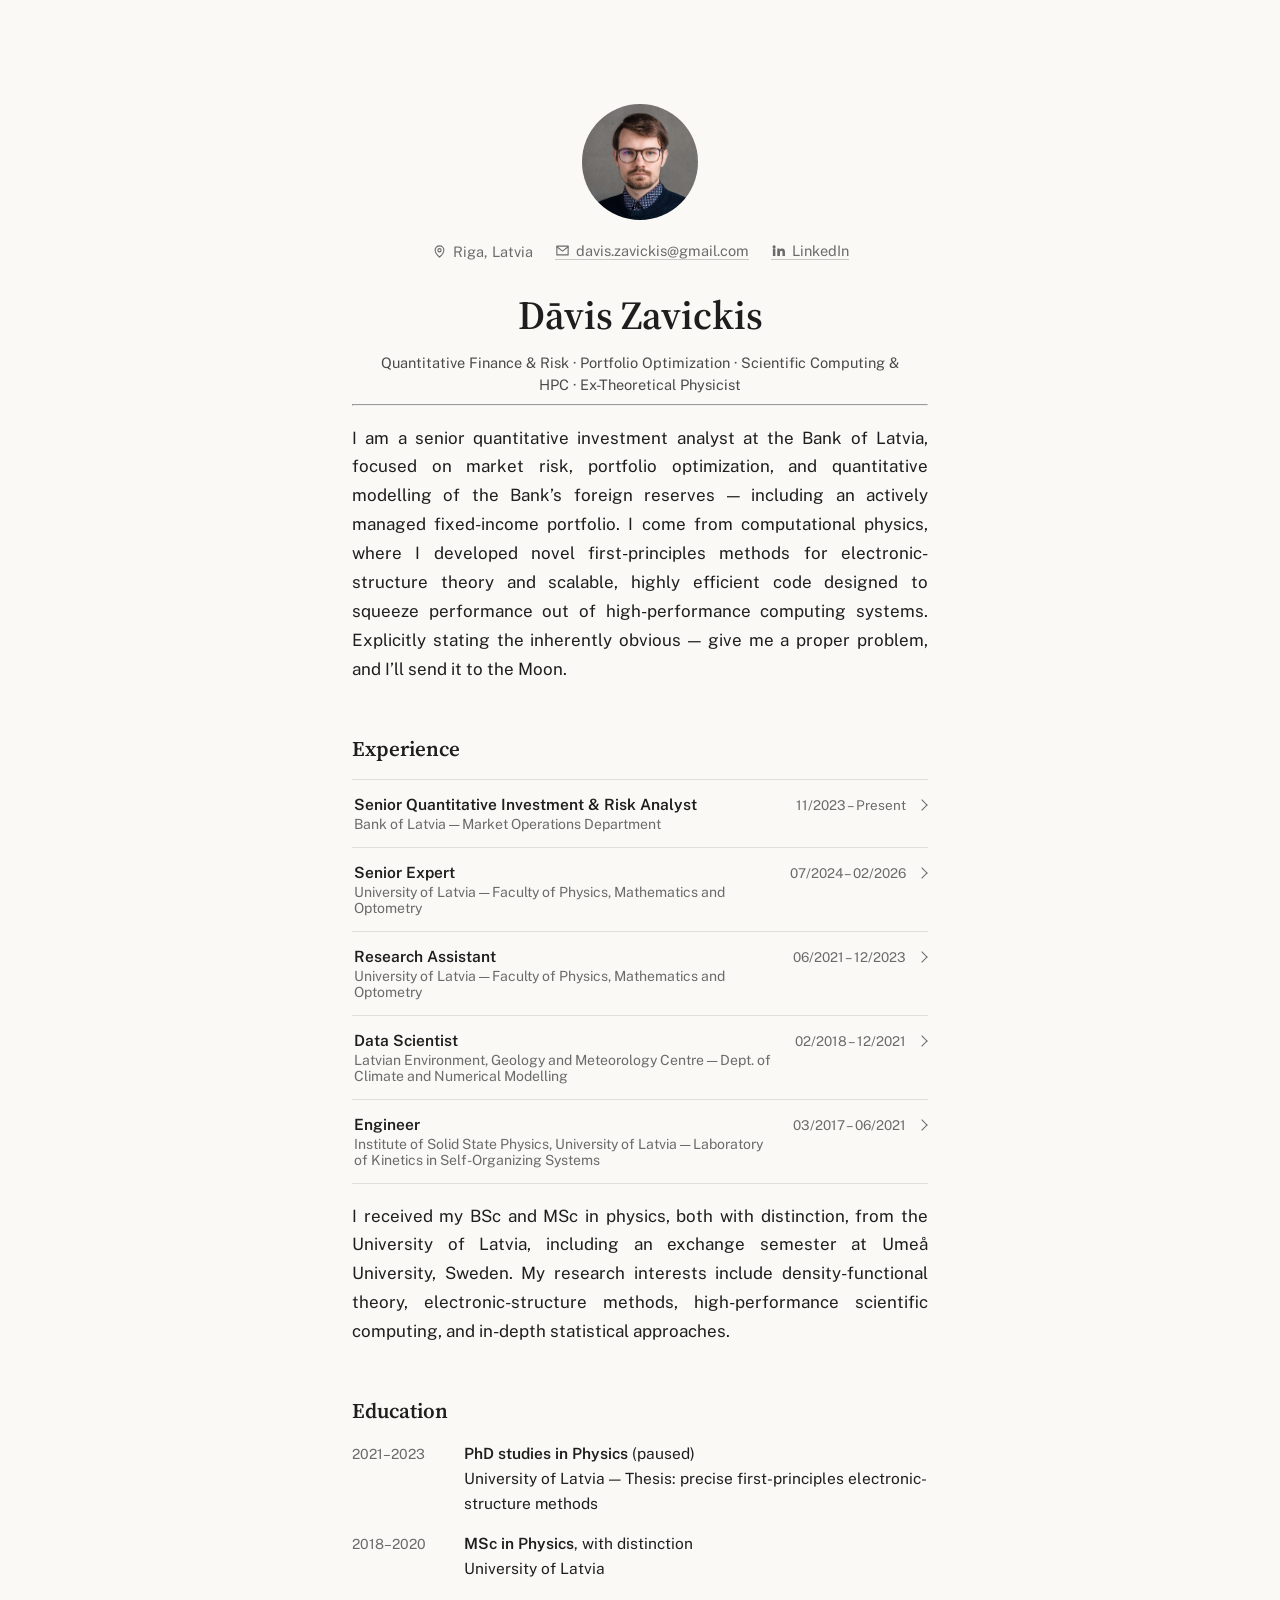
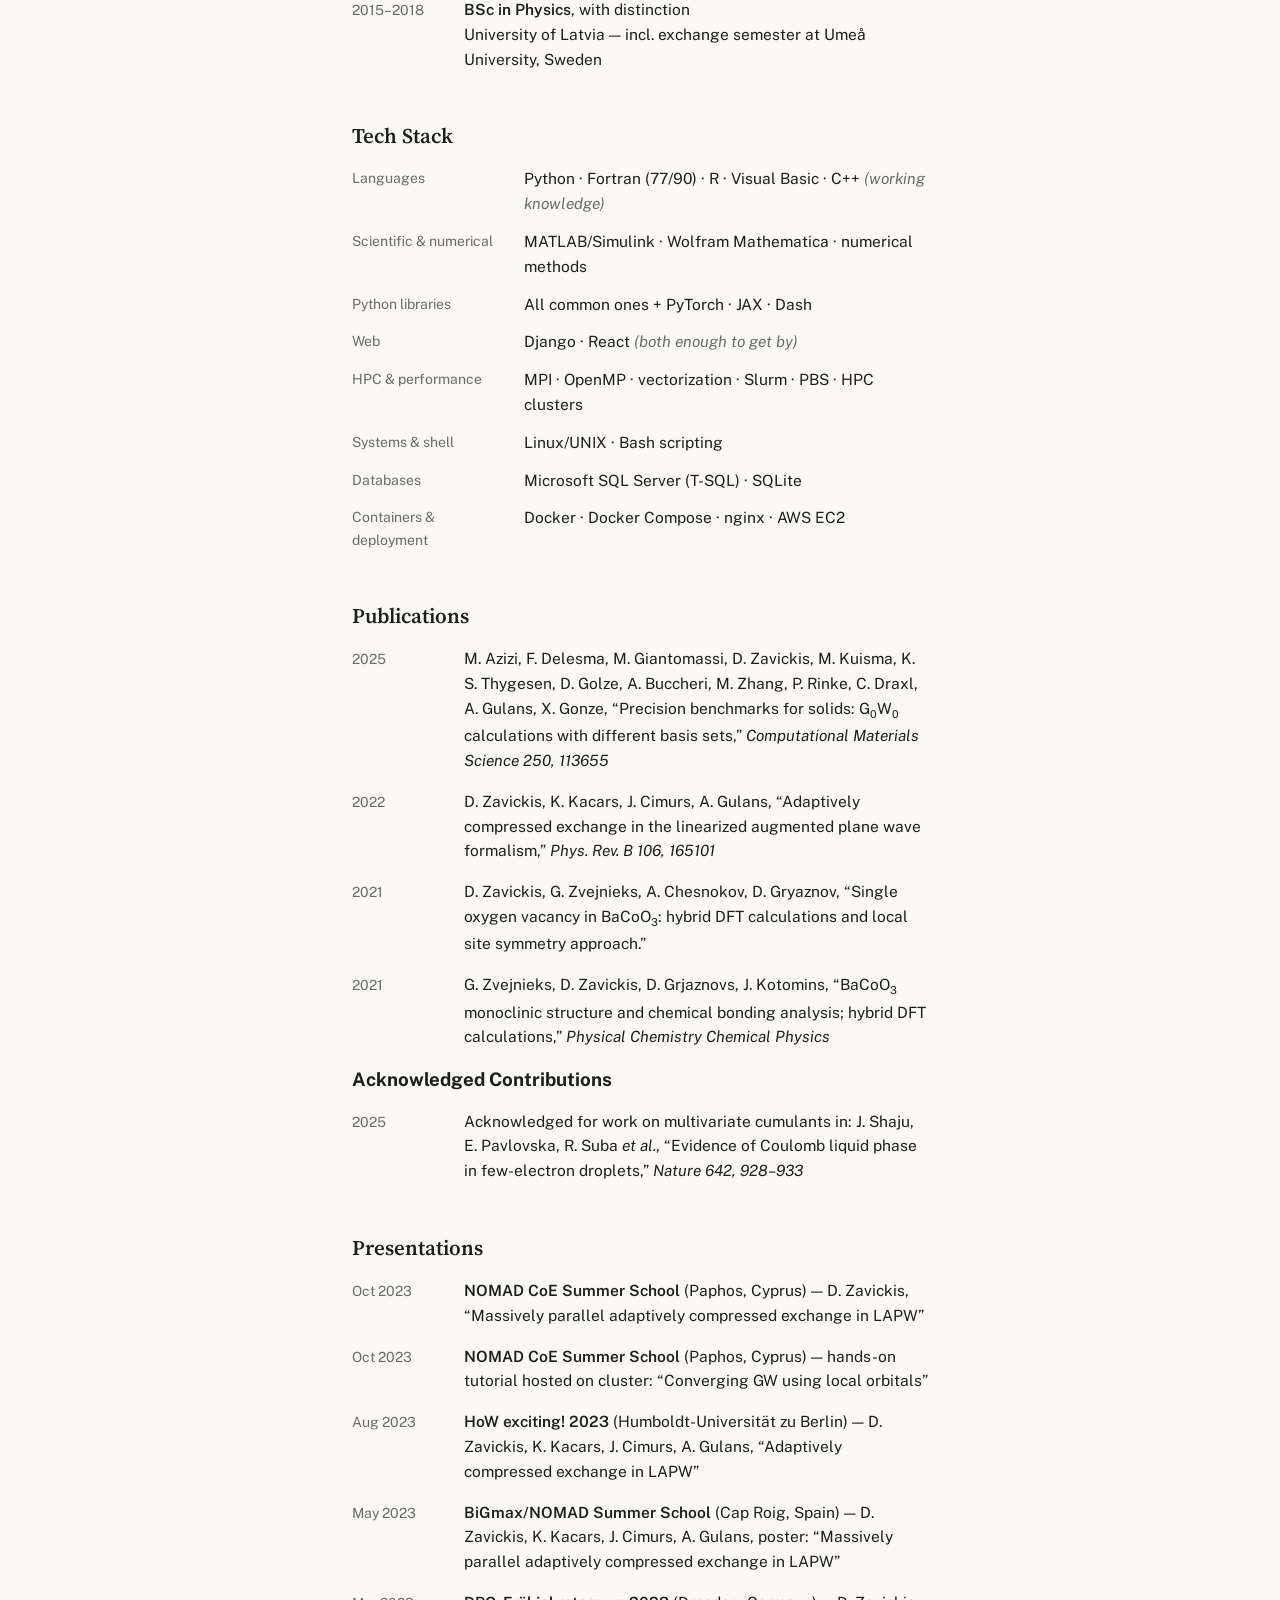
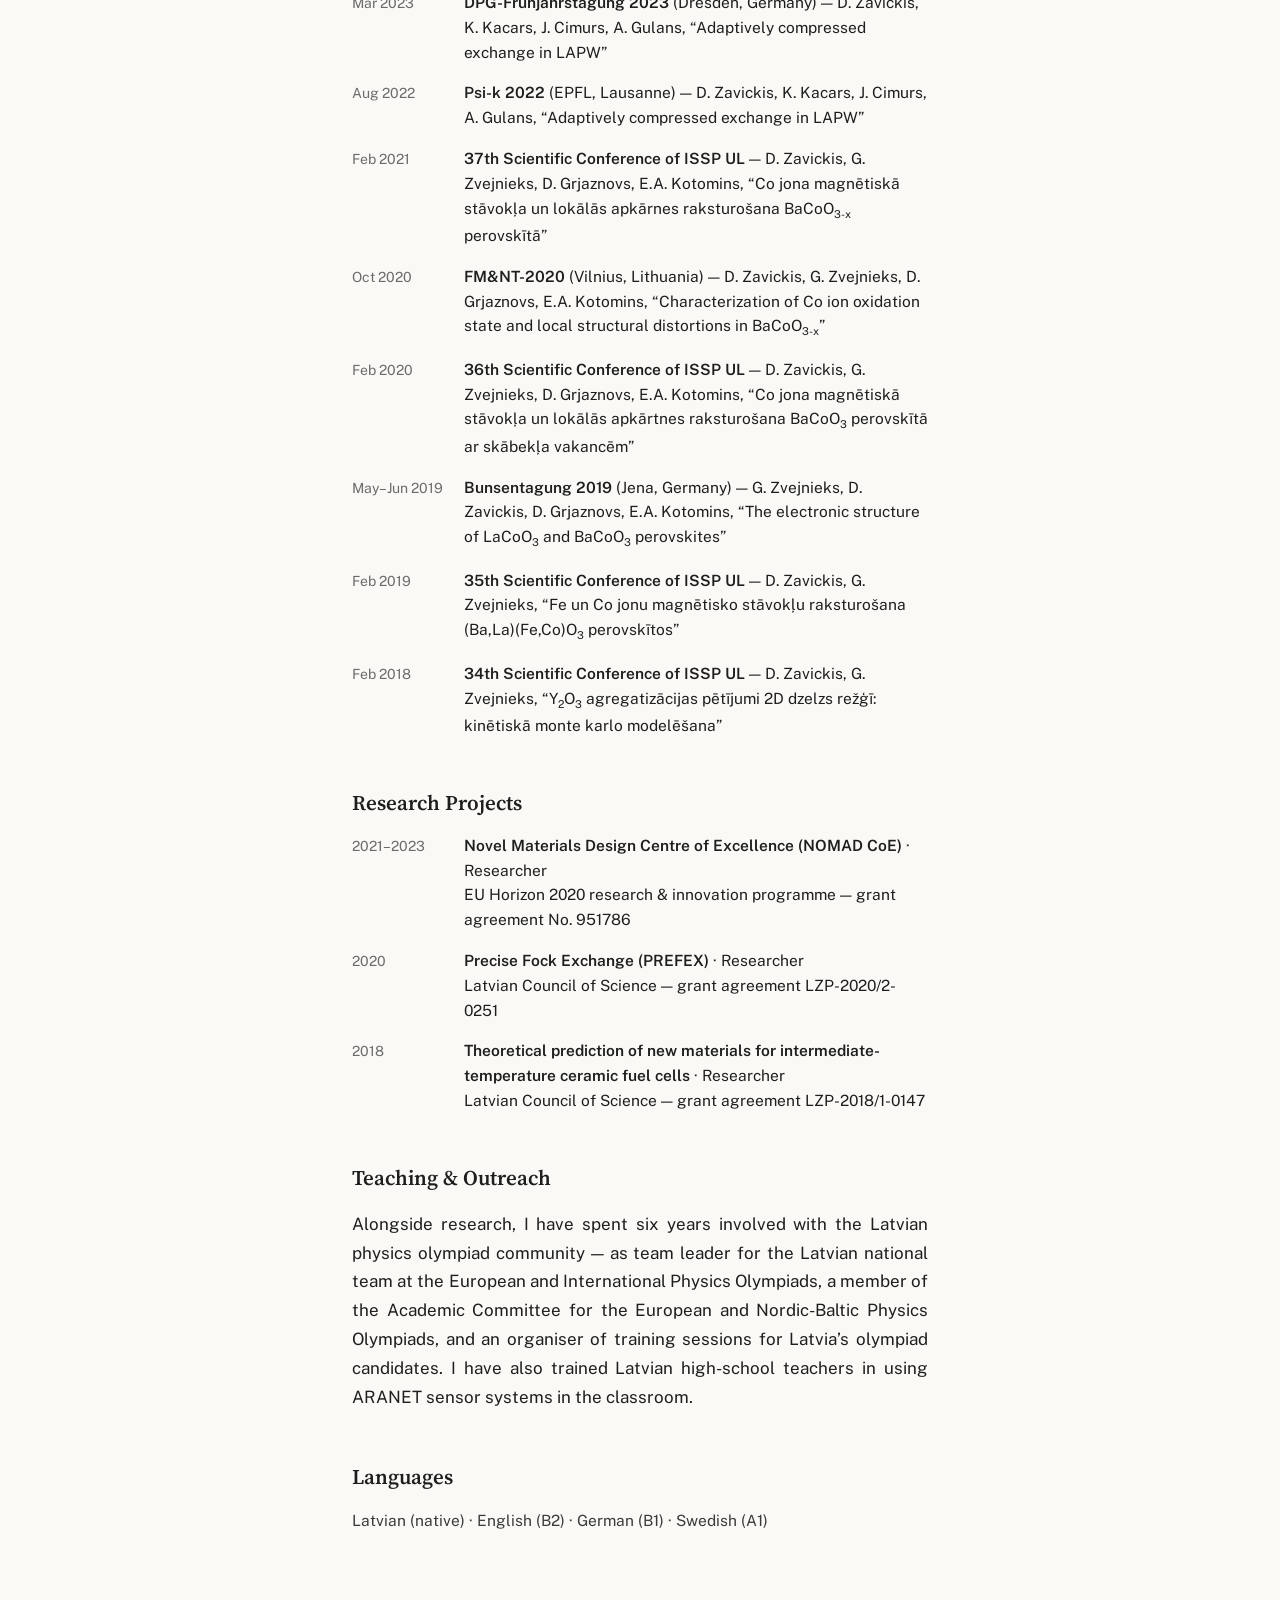
<file: index.html>
<!doctype html>
<html lang="en">
<head>
<meta charset="utf-8">
<meta name="viewport" content="width=device-width, initial-scale=1">
<meta name="format-detection" content="telephone=no">
<meta name="format-detection" content="date=no">
<meta name="format-detection" content="address=no">
<meta name="format-detection" content="email=no">
<title>Dāvis Zavickis</title>
<meta name="description" content="Dāvis Zavickis — Sr. Quantitative Investment Analyst">
<link rel="preconnect" href="https://fonts.googleapis.com">
<link rel="stylesheet" href="https://fonts.googleapis.com/css2?family=Source+Serif+4:opsz,wght@8..60,500;8..60,600;8..60,700&family=Public+Sans:wght@400;500;600&display=swap">
<link rel="stylesheet" href="style.css">
</head>
<body>
<main>

  <img class="photo" src="photo.png" alt="My portrait">

  <div class="meta">
    <span class="meta-item">
      <svg width="15" height="15" viewBox="0 0 24 24" fill="none" stroke="currentColor" stroke-width="1.8" stroke-linecap="round" stroke-linejoin="round" aria-hidden="true"><path d="M12 21s-7-6.1-7-11a7 7 0 0 1 14 0c0 4.9-7 11-7 11z"/><circle cx="12" cy="10" r="2.6"/></svg>
      Riga, Latvia
    </span>
    <a class="meta-item" href="mailto:davis.zavickis@gmail.com" aria-label="Email Dāvis Zavickis">
      <svg width="15" height="15" viewBox="0 0 24 24" fill="none" stroke="currentColor" stroke-width="1.8" stroke-linecap="round" stroke-linejoin="round" aria-hidden="true"><path d="M3 5h18v14H3z"/><path d="M3 6l9 7 9-7"/></svg>
      davis.zavickis@gmail.com
    </a>
    <a class="meta-item" href="https://www.linkedin.com/in/dāvis-zavickis-b51772140" target="_blank" rel="noopener noreferrer" aria-label="LinkedIn profile">
      <svg width="15" height="15" viewBox="0 0 24 24" fill="currentColor" aria-hidden="true"><path d="M4.98 3.5a2.5 2.5 0 1 1 0 5 2.5 2.5 0 0 1 0-5zM3 8.98h4v12H3v-12zM10 8.98h3.8v1.64h.05c.53-.95 1.82-1.95 3.75-1.95 4.01 0 4.75 2.64 4.75 6.07v6.24h-4v-5.53c0-1.32-.02-3.02-1.84-3.02-1.84 0-2.12 1.44-2.12 2.92v5.63H10v-12z"/></svg>
      LinkedIn
    </a>
  </div>

  <h1>Dāvis Zavickis</h1>
  <p class="subtitle">Quantitative Finance &amp; Risk &middot; Portfolio Optimization &middot; Scientific Computing &amp; HPC &middot; Ex-Theoretical Physicist</p>
  <hr></hr>

  <p>I am a senior quantitative investment analyst at the Bank of Latvia, focused on market risk, portfolio optimization, and quantitative modelling of the Bank&rsquo;s foreign reserves &mdash; including an actively managed fixed-income portfolio. I come from computational physics, where I developed novel first-principles methods for electronic-structure theory and scalable, highly efficient code designed to squeeze performance out of high-performance computing systems. Explicitly stating the inherently obvious &mdash; give me a proper problem, and I&rsquo;ll send it to the Moon.</p>

  <h2>Experience</h2>
  <div class="experience">

    <details class="exp-item">
      <summary class="exp-summary">
        <div class="exp-summary-row">
          <span class="exp-summary-main">
          <span class="exp-title">Senior Quantitative Investment & Risk Analyst</span>
          <span class="exp-org">Bank of Latvia &mdash; Market Operations Department</span>
        </span>
        <span class="exp-summary-right">
          <span class="exp-dates"><span>11/2023</span> &ndash; <span>Present</span></span>
          <span class="chevron" aria-hidden="true"></span>
        </span>
        </div>
      </summary>
      <div class="exp-detail">
        <ul>
          <li>Developed and reworked portfolio-optimization methods, applying advanced statistical modelling and efficient-frontier analysis to derive optimal asset allocations across the actively managed ~&euro;3&nbsp;bn fixed-income portfolio and the ~&euro;7&nbsp;bn total reserves.</li>
          <li>Delivered market-risk, scenario, and performance-attribution analytics for the Bank&rsquo;s foreign-reserves portfolio, reported to senior management and investment decision-makers.</li>
          <li>Led the department&rsquo;s shift to modern software-engineering and DevOps standards &mdash; establishing version control, reproducible environments, and modular design as team norms.</li>
          <li>Modelled multi-year profit-and-loss projections for the reserve portfolio, supporting the Bank&rsquo;s income forecasting and budget planning.</li>
          <li>Modernized the team&rsquo;s analytics and data workflows, improving their reliability, reproducibility, and performance.</li>
        </ul>
        <div class="exp-tags">
          <span class="tag">Python</span>
          <span class="tag">SQL / T-SQL</span>
          <span class="tag">Portfolio optimization</span>
          <span class="tag">Strategic asset allocation</span>
          <span class="tag">Convex optimization</span>
          <span class="tag">Efficient frontier</span>
          <span class="tag">Black&ndash;Litterman</span>
          <span class="tag">Market risk</span>
          <span class="tag">VaR</span>
          <span class="tag">CVaR</span>
          <span class="tag">Stress testing</span>
          <span class="tag">Factor risk decomposition</span>
          <span class="tag">Duration &amp; convexity</span>
          <span class="tag">Monte Carlo modelling</span>
          <span class="tag">Time-series analysis</span>
          <span class="tag">Stochastic calculus</span>
          <span class="tag">Statistical modelling</span>
          <span class="tag">Copulas</span>
          <span class="tag">Dimensionality reduction</span>
          <span class="tag">Data pipelines</span>
          <span class="tag">Git</span>
        </div>
      </div>
    </details>

    <details class="exp-item">
      <summary class="exp-summary">
        <div class="exp-summary-row">
          <span class="exp-summary-main">
          <span class="exp-title">Senior Expert</span>
          <span class="exp-org">University of Latvia &mdash; Faculty of Physics, Mathematics and Optometry</span>
        </span>
        <span class="exp-summary-right">
          <span class="exp-dates"><span>07/2024</span> &ndash; <span>02/2026</span></span>
          <span class="chevron" aria-hidden="true"></span>
        </span>
        </div>
      </summary>
      <div class="exp-detail">
        <ul>
          <li>Developed (and subsequent teaching of) a study course on Quantum Transport & Topological Insulators incl. complete lecture materials, lab work with Jupyter notebooks on bands structure calculations, conductivity quantization in QPC & more.</li>
        </ul>
        <div class="exp-tags">
          <span class="tag">Quantum transport</span>
          <span class="tag">Topological insulators</span>
          <span class="tag">Python</span>
          <span class="tag">Jupyter</span>
          <span class="tag">Band-structure calculations</span>
          <span class="tag">Teaching</span>
        </div>
      </div>
    </details>

    <details class="exp-item">
      <summary class="exp-summary">
        <div class="exp-summary-row">
          <span class="exp-summary-main">
          <span class="exp-title">Research Assistant</span>
          <span class="exp-org">University of Latvia &mdash; Faculty of Physics, Mathematics and Optometry</span>
        </span>
        <span class="exp-summary-right">
          <span class="exp-dates"><span>06/2021</span> &ndash; <span>12/2023</span></span>
          <span class="chevron" aria-hidden="true"></span>
        </span>
        </div>
      </summary>
      <div class="exp-detail">
        <ul>
          <li>Developed and implemented novel first-principles methods in &ldquo;exciting,&rdquo; a full-potential all-electron density-functional-theory (DFT) software package employing linearised augmented plane waves (LAPW).</li>
          <li>Optimized and parallelized (Vectorization + OpenMP + MPI) code routines for Fock-Exchange operator calculations and GW.</li>
        </ul>
        <div class="exp-tags">
          <span class="tag">Fortran</span>
          <span class="tag">MPI</span>
          <span class="tag">OpenMP</span>
          <span class="tag">Vectorization</span>
          <span class="tag">HPC</span>
          <span class="tag">DFT</span>
          <span class="tag">LAPW</span>
          <span class="tag">GW</span>
          <span class="tag">Fock exchange</span>
        </div>
      </div>
    </details>

    <details class="exp-item">
      <summary class="exp-summary">
        <div class="exp-summary-row">
          <span class="exp-summary-main">
          <span class="exp-title">Data Scientist</span>
          <span class="exp-org">Latvian Environment, Geology and Meteorology Centre &mdash; Dept. of Climate and Numerical Modelling</span>
        </span>
        <span class="exp-summary-right">
          <span class="exp-dates"><span>02/2018</span> &ndash; <span>12/2021</span></span>
          <span class="chevron" aria-hidden="true"></span>
        </span>
        </div>
      </summary>
      <div class="exp-detail">
        <ul>
          <li>Developed deterministic and ensemble weather-forecast post-processing methods and built the associated post-processing system.</li>
          <li>Automated a range of operational products, including an alert system for hazardous weather conditions, data-aggregation procedures, and statistical data analysis.</li>
        </ul>
        <div class="exp-tags">
          <span class="tag">Python</span>
          <span class="tag">R</span>
          <span class="tag">Ensemble forecasting</span>
          <span class="tag">Statistical post-processing</span>
          <span class="tag">Automation</span>
          <span class="tag">Data pipelines</span>
        </div>
      </div>
    </details>

    <details class="exp-item">
      <summary class="exp-summary">
        <div class="exp-summary-row">
          <span class="exp-summary-main">
          <span class="exp-title">Engineer</span>
          <span class="exp-org">Institute of Solid State Physics, University of Latvia &mdash; Laboratory of Kinetics in Self-Organizing Systems</span>
        </span>
        <span class="exp-summary-right">
          <span class="exp-dates"><span>03/2017</span> &ndash; <span>06/2021</span></span>
          <span class="chevron" aria-hidden="true"></span>
        </span>
        </div>
      </summary>
      <div class="exp-detail">
        <ul>
          <li>Kinetic Monte Carlo modelling of bimolecular processes in condensed-matter systems.</li>
          <li>Electronic structure calculations using density-functional theory methods.</li>
          <li>Theoretical prediction of novel materials for intermediate-temperature proton-conducting ceramic fuel cells.</li>
        </ul>
        <div class="exp-tags">
          <span class="tag">Kinetic Monte Carlo</span>
          <span class="tag">DFT</span>
          <span class="tag">Fortran</span>
          <span class="tag">Materials modelling</span>
          <span class="tag">HPC</span>
        </div>
      </div>
    </details>

  </div>

  <p>I received my BSc and MSc in physics, both with distinction, from the University of Latvia, including an exchange semester at Ume&aring; University, Sweden. My research interests include density-functional theory, electronic-structure methods, high-performance scientific computing, and in-depth statistical approaches.</p>

  <h2>Education</h2>

  <div class="entry">
    <div class="year">2021&ndash;2023</div>
    <div><strong>PhD studies in Physics</strong> (paused)<br>University of Latvia &mdash; Thesis: precise first-principles electronic-structure methods</div>
  </div>
  <div class="entry">
    <div class="year">2018&ndash;2020</div>
    <div><strong>MSc in Physics</strong>, with distinction<br>University of Latvia</div>
  </div>
  <div class="entry">
    <div class="year">2015&ndash;2018</div>
    <div><strong>BSc in Physics</strong>, with distinction<br>University of Latvia &mdash; incl. exchange semester at Ume&aring; University, Sweden</div>
  </div>



  <h2>Tech Stack</h2>
  <div class="stack">
    <div class="stack-row">
      <div class="stack-cat">Languages</div>
      <div>Python &middot; Fortran (77/90) &middot; R &middot; Visual Basic &middot; C++ <em>(working knowledge)</em></div>
    </div>
    <div class="stack-row">
      <div class="stack-cat">Scientific &amp; numerical</div>
      <div>MATLAB/Simulink &middot; Wolfram Mathematica &middot; numerical methods</div>
    </div>
    <div class="stack-row">
      <div class="stack-cat">Python libraries</div>
      <div>All common ones + PyTorch &middot; JAX &middot; Dash</div>
    </div>
    <div class="stack-row">
      <div class="stack-cat">Web</div>
      <div>Django &middot; React <em>(both enough to get by)</em></div>
    </div>
    <div class="stack-row">
      <div class="stack-cat">HPC &amp; performance</div>
      <div>MPI &middot; OpenMP &middot; vectorization &middot; Slurm &middot; PBS &middot; HPC clusters</div>
    </div>
    <div class="stack-row">
      <div class="stack-cat">Systems &amp; shell</div>
      <div>Linux/UNIX &middot; Bash scripting</div>
    </div>
    <div class="stack-row">
      <div class="stack-cat">Databases</div>
      <div>Microsoft SQL Server (T-SQL) &middot; SQLite</div>
    </div>
    <div class="stack-row">
      <div class="stack-cat">Containers &amp; deployment</div>
      <div>Docker &middot; Docker Compose &middot; nginx &middot; AWS EC2</div>
    </div>
  </div>



  <h2>Publications</h2>

  <div class="entry">
    <div class="year">2025</div>
    <div>M. Azizi, F. Delesma, M. Giantomassi, D. Zavickis, M. Kuisma, K. S. Thygesen, D. Golze, A. Buccheri, M. Zhang, P. Rinke, C. Draxl, A. Gulans, X. Gonze, &ldquo;Precision benchmarks for solids: G<sub>0</sub>W<sub>0</sub> calculations with different basis sets,&rdquo; <em>Computational Materials Science 250, 113655</em></div>
  </div>
  <div class="entry">
    <div class="year">2022</div>
    <div>D. Zavickis, K. Kacars, J. Cimurs, A. Gulans, &ldquo;Adaptively compressed exchange in the linearized augmented plane wave formalism,&rdquo; <em>Phys. Rev. B 106, 165101</em></div>
  </div>
  <div class="entry">
    <div class="year">2021</div>
    <div>D. Zavickis, G. Zvejnieks, A. Chesnokov, D. Gryaznov, &ldquo;Single oxygen vacancy in BaCoO<sub>3</sub>: hybrid DFT calculations and local site symmetry approach.&rdquo;</div>
  </div>
  <div class="entry">
    <div class="year">2021</div>
    <div>G. Zvejnieks, D. Zavickis, D. Grjaznovs, J. Kotomins, &ldquo;BaCoO<sub>3</sub> monoclinic structure and chemical bonding analysis; hybrid DFT calculations,&rdquo; <em>Physical Chemistry Chemical Physics</em></div>
  </div>

  <h3>Acknowledged Contributions</h3>

  <div class="entry">
    <div class="year">2025</div>
    <div>Acknowledged for work on multivariate cumulants in: J. Shaju, E. Pavlovska, R. Suba <em>et al.</em>, &ldquo;Evidence of Coulomb liquid phase in few-electron droplets,&rdquo; <em>Nature 642, 928&ndash;933</em></div>
  </div>

  <h2>Presentations</h2>

  <div class="entry">
    <div class="year">Oct 2023</div>
    <div><strong>NOMAD CoE Summer School</strong> (Paphos, Cyprus) &mdash; D. Zavickis, &ldquo;Massively parallel adaptively compressed exchange in LAPW&rdquo;</div>
  </div>
  <div class="entry">
    <div class="year">Oct 2023</div>
    <div><strong>NOMAD CoE Summer School</strong> (Paphos, Cyprus) &mdash; hands-on tutorial hosted on cluster: &ldquo;Converging GW using local orbitals&rdquo;</div>
  </div>
  <div class="entry">
    <div class="year">Aug 2023</div>
    <div><strong>HoW exciting! 2023</strong> (Humboldt-Universit&auml;t zu Berlin) &mdash; D. Zavickis, K. Kacars, J. Cimurs, A. Gulans, &ldquo;Adaptively compressed exchange in LAPW&rdquo;</div>
  </div>
  <div class="entry">
    <div class="year">May 2023</div>
    <div><strong>BiGmax/NOMAD Summer School</strong> (Cap Roig, Spain) &mdash; D. Zavickis, K. Kacars, J. Cimurs, A. Gulans, poster: &ldquo;Massively parallel adaptively compressed exchange in LAPW&rdquo;</div>
  </div>
  <div class="entry">
    <div class="year">Mar 2023</div>
    <div><strong>DPG-Fr&uuml;hjahrstagung 2023</strong> (Dresden, Germany) &mdash; D. Zavickis, K. Kacars, J. Cimurs, A. Gulans, &ldquo;Adaptively compressed exchange in LAPW&rdquo;</div>
  </div>
  <div class="entry">
    <div class="year">Aug 2022</div>
    <div><strong>Psi-k 2022</strong> (EPFL, Lausanne) &mdash; D. Zavickis, K. Kacars, J. Cimurs, A. Gulans, &ldquo;Adaptively compressed exchange in LAPW&rdquo;</div>
  </div>
  <div class="entry">
    <div class="year">Feb 2021</div>
    <div><strong>37th Scientific Conference of ISSP UL</strong> &mdash; D. Zavickis, G. Zvejnieks, D. Grjaznovs, E.A. Kotomins, &ldquo;Co jona magnētiskā stāvokļa un lokālās apkārnes raksturošana BaCoO<sub>3-x</sub> perovskītā&rdquo;</div>
  </div>
  <div class="entry">
    <div class="year">Oct 2020</div>
    <div><strong>FM&amp;NT-2020</strong> (Vilnius, Lithuania) &mdash; D. Zavickis, G. Zvejnieks, D. Grjaznovs, E.A. Kotomins, &ldquo;Characterization of Co ion oxidation state and local structural distortions in BaCoO<sub>3-x</sub>&rdquo;</div>
  </div>
  <div class="entry">
    <div class="year">Feb 2020</div>
    <div><strong>36th Scientific Conference of ISSP UL</strong> &mdash; D. Zavickis, G. Zvejnieks, D. Grjaznovs, E.A. Kotomins, &ldquo;Co jona magnētiskā stāvokļa un lokālās apkārtnes raksturošana BaCoO<sub>3</sub> perovskītā ar skābekļa vakancēm&rdquo;</div>
  </div>
  <div class="entry">
    <div class="year">May&ndash;Jun 2019</div>
    <div><strong>Bunsentagung 2019</strong> (Jena, Germany) &mdash; G. Zvejnieks, D. Zavickis, D. Grjaznovs, E.A. Kotomins, &ldquo;The electronic structure of LaCoO<sub>3</sub> and BaCoO<sub>3</sub> perovskites&rdquo;</div>
  </div>
  <div class="entry">
    <div class="year">Feb 2019</div>
    <div><strong>35th Scientific Conference of ISSP UL</strong> &mdash; D. Zavickis, G. Zvejnieks, &ldquo;Fe un Co jonu magnētisko stāvokļu raksturošana (Ba,La)(Fe,Co)O<sub>3</sub> perovskītos&rdquo;</div>
  </div>
  <div class="entry">
    <div class="year">Feb 2018</div>
    <div><strong>34th Scientific Conference of ISSP UL</strong> &mdash; D. Zavickis, G. Zvejnieks, &ldquo;Y<sub>2</sub>O<sub>3</sub> agregatizācijas pētījumi 2D dzelzs režģī: kinētiskā monte karlo modelēšana&rdquo;</div>
  </div>

  <h2>Research Projects</h2>

  <div class="entry">
    <div class="year">2021&ndash;2023</div>
    <div><strong>Novel Materials Design Centre of Excellence (NOMAD CoE)</strong> &middot; Researcher<br>EU Horizon 2020 research &amp; innovation programme &mdash; grant agreement No. 951786</div>
  </div>
  <div class="entry">
    <div class="year">2020</div>
    <div><strong>Precise Fock Exchange (PREFEX)</strong> &middot; Researcher<br>Latvian Council of Science &mdash; grant agreement LZP-2020/2-0251</div>
  </div>
  <div class="entry">
    <div class="year">2018</div>
    <div><strong>Theoretical prediction of new materials for intermediate-temperature ceramic fuel cells</strong> &middot; Researcher<br>Latvian Council of Science &mdash; grant agreement LZP-2018/1-0147</div>
  </div>

  <h2>Teaching &amp; Outreach</h2>
  <p>Alongside research, I have spent six years involved with the Latvian physics olympiad community &mdash; as team leader for the Latvian national team at the European and International Physics Olympiads, a member of the Academic Committee for the European and Nordic-Baltic Physics Olympiads, and an organiser of training sessions for Latvia&rsquo;s olympiad candidates. I have also trained Latvian high-school teachers in using ARANET sensor systems in the classroom.</p>

  

  <h2>Languages</h2>
  <p class="compact">Latvian (native) &middot; English (B2) &middot; German (B1) &middot; Swedish (A1)</p>

</main>
</body>
</html>
</file>
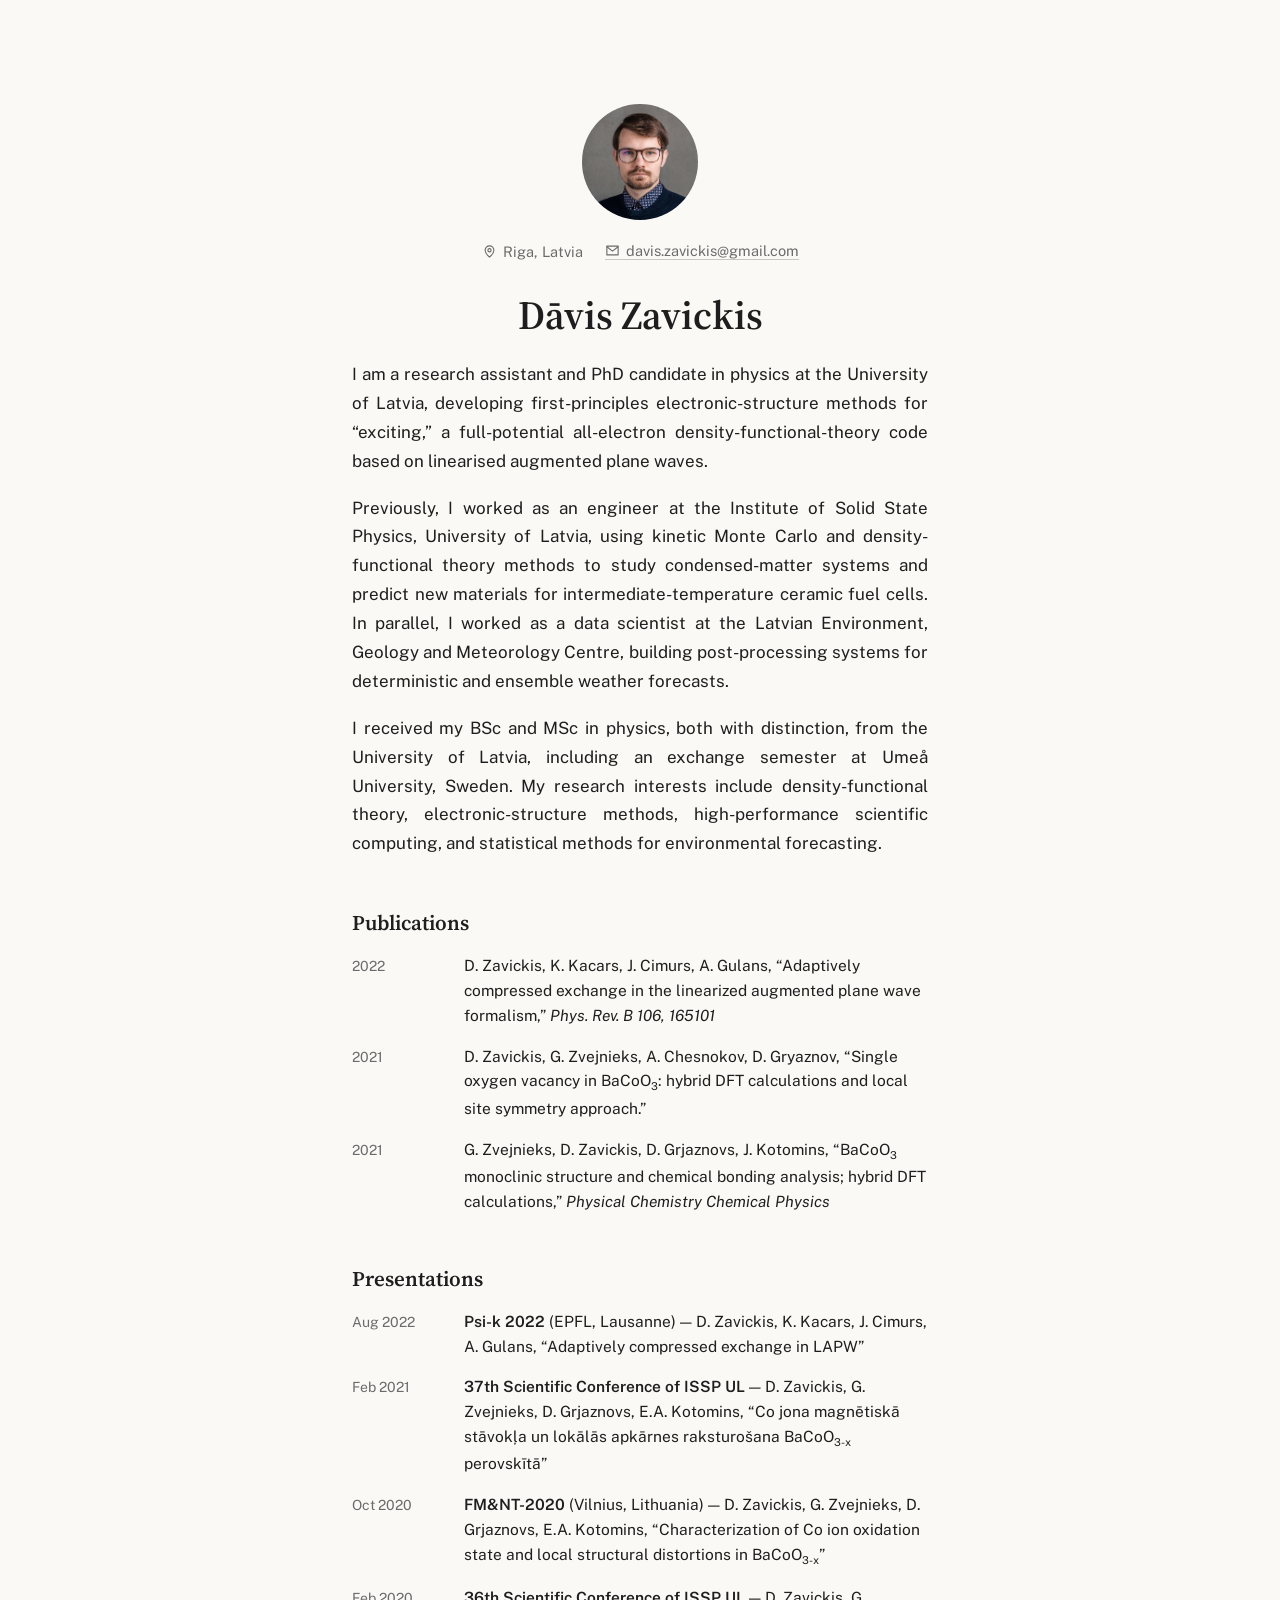
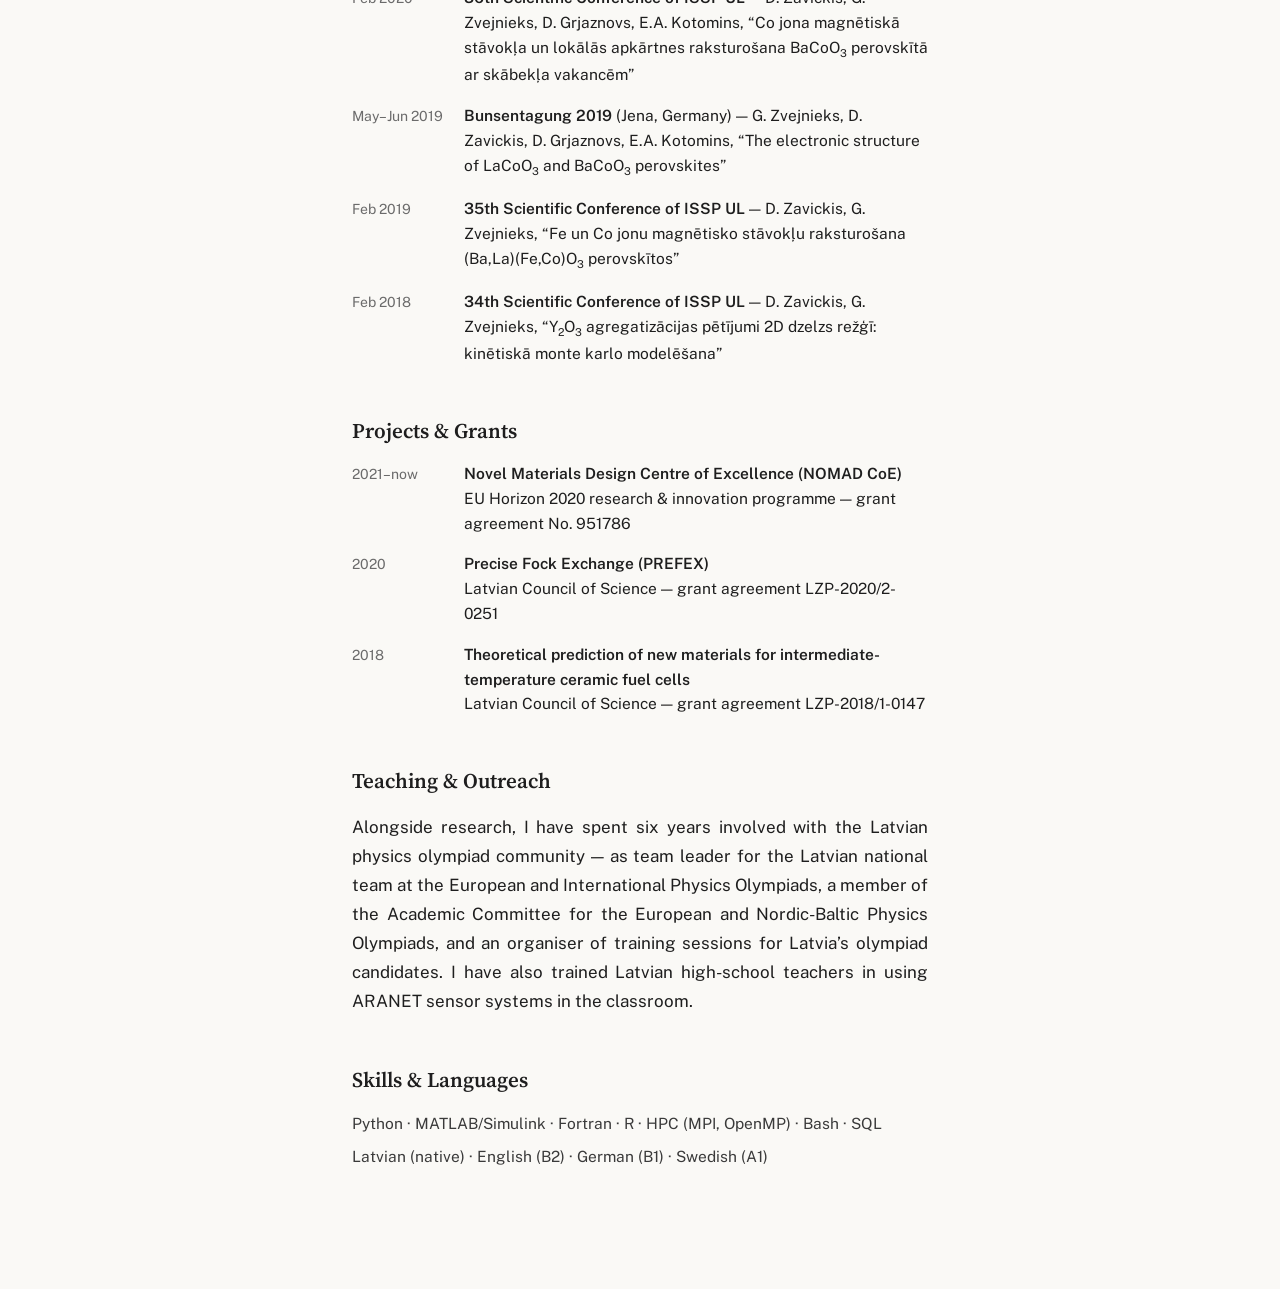
<file: draft.html>
<!doctype html>
<html lang="en">
<head>
<meta charset="utf-8">
<meta name="viewport" content="width=device-width, initial-scale=1">
<title>Dāvis Zavickis</title>
<meta name="description" content="Dāvis Zavickis — physicist, University of Latvia">
<link rel="preconnect" href="https://fonts.googleapis.com">
<link rel="stylesheet" href="https://fonts.googleapis.com/css2?family=Source+Serif+4:opsz,wght@8..60,500;8..60,600;8..60,700&family=Public+Sans:wght@400;500;600&display=swap">
<link rel="stylesheet" href="style.css">
</head>
<body>
<main>

  <img class="photo" src="photo.png" alt="Photo of Dāvis Zavickis">

  <div class="meta">
    <span class="meta-item">
      <svg width="15" height="15" viewBox="0 0 24 24" fill="none" stroke="currentColor" stroke-width="1.8" stroke-linecap="round" stroke-linejoin="round" aria-hidden="true"><path d="M12 21s-7-6.1-7-11a7 7 0 0 1 14 0c0 4.9-7 11-7 11z"/><circle cx="12" cy="10" r="2.6"/></svg>
      Riga, Latvia
    </span>
    <a class="meta-item" href="mailto:davis.zavickis@gmail.com" aria-label="Email Dāvis Zavickis">
      <svg width="15" height="15" viewBox="0 0 24 24" fill="none" stroke="currentColor" stroke-width="1.8" stroke-linecap="round" stroke-linejoin="round" aria-hidden="true"><path d="M3 5h18v14H3z"/><path d="M3 6l9 7 9-7"/></svg>
      davis.zavickis@gmail.com
    </a>
  </div>

  <h1>Dāvis Zavickis</h1>

  <p>I am a research assistant and PhD candidate in physics at the University of Latvia, developing first-principles electronic-structure methods for &ldquo;exciting,&rdquo; a full-potential all-electron density-functional-theory code based on linearised augmented plane waves.</p>

  <p>Previously, I worked as an engineer at the Institute of Solid State Physics, University of Latvia, using kinetic Monte Carlo and density-functional theory methods to study condensed-matter systems and predict new materials for intermediate-temperature ceramic fuel cells. In parallel, I worked as a data scientist at the Latvian Environment, Geology and Meteorology Centre, building post-processing systems for deterministic and ensemble weather forecasts.</p>

  <p>I received my BSc and MSc in physics, both with distinction, from the University of Latvia, including an exchange semester at Ume&aring; University, Sweden. My research interests include density-functional theory, electronic-structure methods, high-performance scientific computing, and statistical methods for environmental forecasting.</p>

  <h2>Publications</h2>

  <div class="entry">
    <div class="year">2022</div>
    <div>D. Zavickis, K. Kacars, J. Cimurs, A. Gulans, &ldquo;Adaptively compressed exchange in the linearized augmented plane wave formalism,&rdquo; <em>Phys. Rev. B 106, 165101</em></div>
  </div>
  <div class="entry">
    <div class="year">2021</div>
    <div>D. Zavickis, G. Zvejnieks, A. Chesnokov, D. Gryaznov, &ldquo;Single oxygen vacancy in BaCoO<sub>3</sub>: hybrid DFT calculations and local site symmetry approach.&rdquo;</div>
  </div>
  <div class="entry">
    <div class="year">2021</div>
    <div>G. Zvejnieks, D. Zavickis, D. Grjaznovs, J. Kotomins, &ldquo;BaCoO<sub>3</sub> monoclinic structure and chemical bonding analysis; hybrid DFT calculations,&rdquo; <em>Physical Chemistry Chemical Physics</em></div>
  </div>

  <h2>Presentations</h2>

  <div class="entry">
    <div class="year">Aug 2022</div>
    <div><strong>Psi-k 2022</strong> (EPFL, Lausanne) &mdash; D. Zavickis, K. Kacars, J. Cimurs, A. Gulans, &ldquo;Adaptively compressed exchange in LAPW&rdquo;</div>
  </div>
  <div class="entry">
    <div class="year">Feb 2021</div>
    <div><strong>37th Scientific Conference of ISSP UL</strong> &mdash; D. Zavickis, G. Zvejnieks, D. Grjaznovs, E.A. Kotomins, &ldquo;Co jona magnētiskā stāvokļa un lokālās apkārnes raksturošana BaCoO<sub>3-x</sub> perovskītā&rdquo;</div>
  </div>
  <div class="entry">
    <div class="year">Oct 2020</div>
    <div><strong>FM&amp;NT-2020</strong> (Vilnius, Lithuania) &mdash; D. Zavickis, G. Zvejnieks, D. Grjaznovs, E.A. Kotomins, &ldquo;Characterization of Co ion oxidation state and local structural distortions in BaCoO<sub>3-x</sub>&rdquo;</div>
  </div>
  <div class="entry">
    <div class="year">Feb 2020</div>
    <div><strong>36th Scientific Conference of ISSP UL</strong> &mdash; D. Zavickis, G. Zvejnieks, D. Grjaznovs, E.A. Kotomins, &ldquo;Co jona magnētiskā stāvokļa un lokālās apkārtnes raksturošana BaCoO<sub>3</sub> perovskītā ar skābekļa vakancēm&rdquo;</div>
  </div>
  <div class="entry">
    <div class="year">May&ndash;Jun 2019</div>
    <div><strong>Bunsentagung 2019</strong> (Jena, Germany) &mdash; G. Zvejnieks, D. Zavickis, D. Grjaznovs, E.A. Kotomins, &ldquo;The electronic structure of LaCoO<sub>3</sub> and BaCoO<sub>3</sub> perovskites&rdquo;</div>
  </div>
  <div class="entry">
    <div class="year">Feb 2019</div>
    <div><strong>35th Scientific Conference of ISSP UL</strong> &mdash; D. Zavickis, G. Zvejnieks, &ldquo;Fe un Co jonu magnētisko stāvokļu raksturošana (Ba,La)(Fe,Co)O<sub>3</sub> perovskītos&rdquo;</div>
  </div>
  <div class="entry">
    <div class="year">Feb 2018</div>
    <div><strong>34th Scientific Conference of ISSP UL</strong> &mdash; D. Zavickis, G. Zvejnieks, &ldquo;Y<sub>2</sub>O<sub>3</sub> agregatizācijas pētījumi 2D dzelzs režģī: kinētiskā monte karlo modelēšana&rdquo;</div>
  </div>

  <h2>Projects &amp; Grants</h2>

  <div class="entry">
    <div class="year">2021&ndash;now</div>
    <div><strong>Novel Materials Design Centre of Excellence (NOMAD CoE)</strong><br>EU Horizon 2020 research &amp; innovation programme &mdash; grant agreement No. 951786</div>
  </div>
  <div class="entry">
    <div class="year">2020</div>
    <div><strong>Precise Fock Exchange (PREFEX)</strong><br>Latvian Council of Science &mdash; grant agreement LZP-2020/2-0251</div>
  </div>
  <div class="entry">
    <div class="year">2018</div>
    <div><strong>Theoretical prediction of new materials for intermediate-temperature ceramic fuel cells</strong><br>Latvian Council of Science &mdash; grant agreement LZP-2018/1-0147</div>
  </div>

  <h2>Teaching &amp; Outreach</h2>
  <p>Alongside research, I have spent six years involved with the Latvian physics olympiad community &mdash; as team leader for the Latvian national team at the European and International Physics Olympiads, a member of the Academic Committee for the European and Nordic-Baltic Physics Olympiads, and an organiser of training sessions for Latvia&rsquo;s olympiad candidates. I have also trained Latvian high-school teachers in using ARANET sensor systems in the classroom.</p>

  <h2>Skills &amp; Languages</h2>
  <p class="compact">Python &middot; MATLAB/Simulink &middot; Fortran &middot; R &middot; HPC (MPI, OpenMP) &middot; Bash &middot; SQL</p>
  <p class="compact">Latvian (native) &middot; English (B2) &middot; German (B1) &middot; Swedish (A1)</p>

</main>
</body>
</html>
</file>
<file: style.css>
* { box-sizing: border-box; }

:root {
  --bg: #FAF9F6;
  --text: #1E1E1E;
  --muted: #6B6B6B;
  --accent: #2F5D62;
  --accent-dark: #1D3F43;
}

body {
  margin: 0;
  background: var(--bg);
  color: var(--text);
  font-family: 'Public Sans', system-ui, -apple-system, sans-serif;
}

main {
  max-width: 640px;
  margin: 0 auto;
  padding: clamp(56px, 9vw, 104px) clamp(20px, 6vw, 32px) 120px;
}

h1, h2 {
  font-family: 'Source Serif 4', Georgia, serif;
  font-weight: 600;
  margin: 0;
}

h1 {
  font-size: clamp(30px, 5vw, 40px);
  text-align: center;
  margin-top: 28px;
}

.subtitle {
  text-align: center;
  color: #4A4A4A;
  font-size: 14.5px;
  line-height: 1.5;
  margin: 10px auto 0;
  max-width: 90%;
}

h2 {
  font-size: 21px;
  margin-top: 50px;
  margin-bottom: 16px;
}

p {
  font-size: 17px;
  line-height: 1.7;
  margin: 18px 0 0;
  text-align: justify;
  hyphens: auto;
}

p.compact {
  font-size: 15.5px;
  line-height: 1.7;
  color: #3A3A3A;
  margin: 6px 0 0;
}

a {
  color: var(--accent);
  text-decoration: none;
  border-bottom: 1px solid rgba(47, 93, 98, 0.35);
}

a:hover {
  color: var(--accent-dark);
  border-bottom-color: var(--accent-dark);
}

em { font-style: italic; }
strong { font-weight: 600; }
sub { font-size: 0.7em; }

.photo {
  display: block;
  width: 116px;
  height: 116px;
  border-radius: 50%;
  object-fit: cover;
  margin: 0 auto 22px;
}

.meta {
  display: flex;
  justify-content: center;
  align-items: center;
  gap: 22px;
  color: var(--muted);
  font-size: 14.5px;
  flex-wrap: wrap;
}

.meta-item {
  display: inline-flex;
  align-items: center;
  gap: 6px;
}

a.meta-item {
  color: var(--muted);
  border-bottom: 1px solid rgba(107, 107, 107, 0.35);
}

a.meta-item:hover {
  color: var(--text);
  border-bottom-color: var(--text);
}

.experience {
  margin-top: 4px;
}

.exp-item {
  border-bottom: 1px solid rgba(107, 107, 107, 0.18);
}

.exp-item:first-child {
  border-top: 1px solid rgba(107, 107, 107, 0.18);
}

.exp-summary {
  list-style: none;
  cursor: pointer;
  display: block;
  padding: 15px 2px;
  -webkit-tap-highlight-color: transparent;
}

.exp-summary::-webkit-details-marker {
  display: none;
}

.exp-summary:hover {
  background: rgba(47, 93, 98, 0.05);
}

.exp-summary-row {
  display: flex;
  justify-content: space-between;
  align-items: flex-start;
  gap: 16px;
}

.exp-summary-main {
  display: flex;
  flex-direction: column;
  gap: 3px;
}

.exp-title {
  font-weight: 600;
  font-size: 15.5px;
}

.exp-org {
  color: var(--muted);
  font-size: 14px;
}

.exp-summary-right {
  display: flex;
  align-items: center;
  gap: 12px;
  flex-shrink: 0;
  padding-top: 2px;
}

.exp-dates {
  color: var(--muted);
  font-size: 13.5px;
  white-space: nowrap;
}

.chevron {
  width: 8px;
  height: 8px;
  border-right: 1.6px solid var(--muted);
  border-bottom: 1.6px solid var(--muted);
  transform: rotate(-45deg);
  transition: transform 0.15s ease;
}

details[open] .chevron {
  transform: rotate(45deg);
}

.exp-detail {
  padding: 0 2px 18px 2px;
}

.exp-detail ul {
  margin: 0;
  padding: 0;
  list-style: none;
}

.exp-detail li {
  position: relative;
  padding-left: 16px;
  font-size: 15px;
  line-height: 1.6;
  margin-bottom: 8px;
}

.exp-detail li::before {
  content: "\2013";
  position: absolute;
  left: 0;
  color: var(--muted);
}

.exp-detail li:last-child {
  margin-bottom: 0;
}

.exp-tags {
  display: flex;
  flex-wrap: wrap;
  gap: 5px 6px;
  margin-top: 12px;
  padding-left: 16px;
}

.exp-tags .tag {
  font-size: 11px;
  color: #9A9A9A;
  background: rgba(107, 107, 107, 0.06);
  border: 1px solid rgba(107, 107, 107, 0.14);
  border-radius: 4px;
  padding: 1px 6px;
  line-height: 1.5;
  white-space: nowrap;
}

.entry {
  display: grid;
  grid-template-columns: 96px 1fr;
  gap: 16px;
  margin-bottom: 16px;
  font-size: 15.5px;
  line-height: 1.6;
}

.entry .year {
  color: var(--muted);
  font-size: 14px;
  padding-top: 2px;
}

.stack {
  margin-top: 8px;
}

.stack-row {
  display: grid;
  grid-template-columns: 156px 1fr;
  gap: 16px;
  margin-bottom: 13px;
  font-size: 15.5px;
  line-height: 1.6;
}

.stack-cat {
  color: var(--muted);
  font-size: 14px;
  padding-top: 1px;
}

.stack-row em {
  color: var(--muted);
}

@media (max-width: 480px) {
  .entry {
    grid-template-columns: 72px 1fr;
  }

  .stack-row {
    grid-template-columns: 1fr;
    gap: 3px;
    margin-bottom: 15px;
  }

  .stack-cat {
    font-weight: 600;
    color: var(--text);
  }

  .exp-summary-row {
    flex-direction: column;
    gap: 6px;
  }

  .exp-summary-right {
    padding-top: 0;
  }
}
</file>
